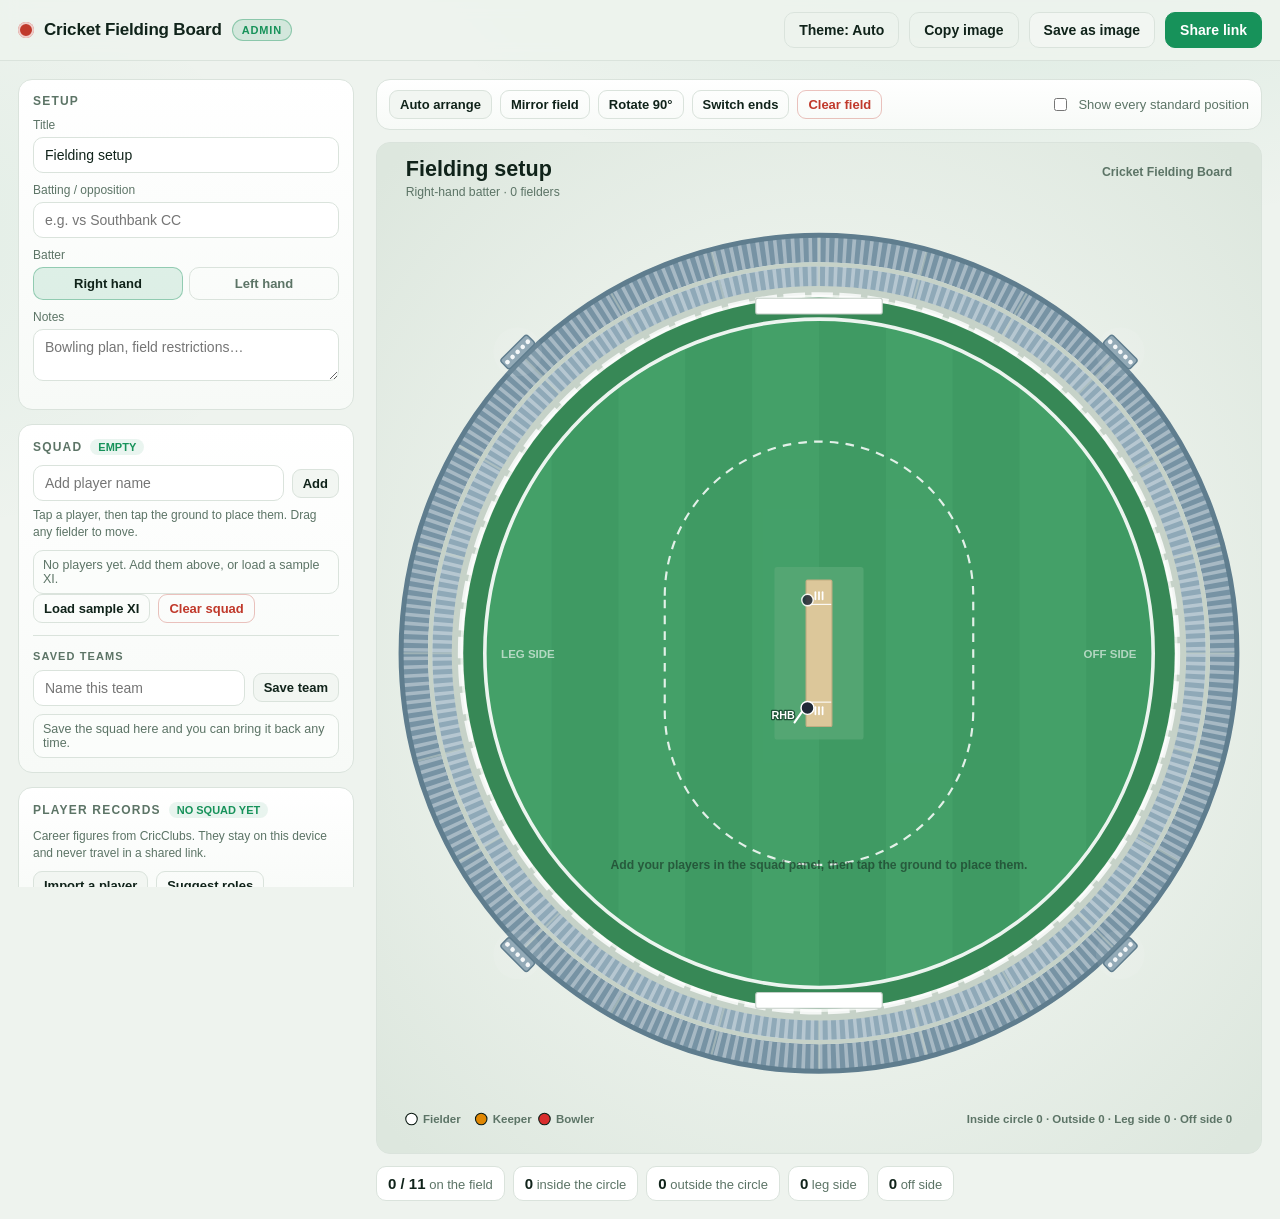
<file: index.html>
<!doctype html>
<html lang="en">
<head>
<meta charset="utf-8">
<meta name="viewport" content="width=device-width, initial-scale=1, viewport-fit=cover">
<title>Cricket Fielding Board</title>
<meta name="description" content="Set up cricket fielding positions, share the setup as a link with view or edit access, and save it as an image.">
<meta name="theme-color" content="#0b1a13">
<link rel="icon" href="data:image/svg+xml,%3Csvg xmlns='http://www.w3.org/2000/svg' viewBox='0 0 100 100'%3E%3Ccircle cx='50' cy='50' r='46' fill='%232f7d4f'/%3E%3Ccircle cx='50' cy='50' r='46' fill='none' stroke='white' stroke-width='6'/%3E%3Crect x='42' y='22' width='16' height='56' rx='3' fill='%23cdb98a'/%3E%3C/svg%3E">
<script>
  /* Settle the theme before the first paint so the page never flashes. */
  (function () {
    try {
      var choice = localStorage.getItem('cf.theme') || 'auto';
      var dark = !window.matchMedia || !window.matchMedia('(prefers-color-scheme: light)').matches;
      document.documentElement.dataset.theme = choice === 'auto' ? (dark ? 'dark' : 'light') : choice;
    } catch (err) {
      document.documentElement.dataset.theme = 'dark';
    }
  })();
</script>
<link rel="stylesheet" href="assets/styles.css">
</head>
<body>
<header class="topbar">
  <div class="brand">
    <span class="ball" aria-hidden="true"></span>
    <span>Cricket Fielding Board</span>
  </div>
  <span id="modeBadge" class="badge">Admin</span>
  <div class="spacer"></div>
  <button id="btnTheme" class="btn ghost" type="button" aria-label="Change theme"></button>
  <button id="btnCopyImage" class="btn ghost" type="button">Copy image</button>
  <button id="btnExport" class="btn" type="button">Save as image</button>
  <button id="btnShare" class="btn primary" type="button">Share link</button>
</header>

<main class="layout">
  <aside class="sidebar">
    <section class="card">
      <h2>Setup</h2>
      <label class="field">
        <span>Title</span>
        <input id="inpTitle" type="text" maxlength="60" placeholder="e.g. Death overs plan">
      </label>
      <label class="field">
        <span>Batting / opposition</span>
        <input id="inpOpp" type="text" maxlength="40" placeholder="e.g. vs Southbank CC">
      </label>
      <div class="field">
        <span>Batter</span>
        <div class="segmented" role="group" aria-label="Batting hand">
          <button type="button" class="seg" data-hand="r">Right hand</button>
          <button type="button" class="seg" data-hand="l">Left hand</button>
        </div>
      </div>
      <label class="field">
        <span>Notes</span>
        <textarea id="inpNotes" rows="2" maxlength="200" placeholder="Bowling plan, field restrictions…"></textarea>
      </label>
    </section>

    <section class="card" id="squadCard">
      <h2>Squad <span id="squadCount" class="count"></span></h2>
      <div class="admin-only" id="squadAdd">
        <div class="row">
          <input id="inpNewPlayer" type="text" maxlength="24" placeholder="Add player name">
          <button id="btnAddPlayer" class="btn small" type="button">Add</button>
        </div>
      </div>
      <p class="hint" id="squadHint">Tap a player, then tap the ground to place them.</p>
      <ul id="squadList" class="squad"></ul>
      <div class="admin-only row wrap">
        <button id="btnSampleSquad" class="btn small ghost" type="button">Load sample XI</button>
        <button id="btnClearSquad" class="btn small ghost danger" type="button">Clear squad</button>
      </div>

      <div class="admin-only teams">
        <h3 class="subhead">Saved teams</h3>
        <div class="row">
          <input id="inpTeamName" type="text" maxlength="40" placeholder="Name this team">
          <button id="btnSaveTeam" class="btn small" type="button">Save team</button>
        </div>
        <ul id="teamList" class="saved"></ul>
      </div>
    </section>

    <section class="card admin-only" id="recordsCard">
      <h2>Player records <span id="recordsCount" class="count"></span></h2>
      <p class="hint">Career figures from CricClubs. They stay on this device and never travel in
        a shared link.</p>
      <div class="row wrap">
        <button id="btnImportStats" class="btn small" type="button">Import a player</button>
        <button id="btnSuggest" class="btn small ghost" type="button">Suggest roles</button>
      </div>
      <div id="suggestions" class="suggestions" hidden></div>
    </section>

    <section class="card">
      <h2>Ready-made fields</h2>
      <ul id="templateList" class="templates"></ul>
    </section>

    <section class="card">
      <h2>Saved on this device</h2>
      <div class="row">
        <input id="inpSaveName" type="text" maxlength="40" placeholder="Name this setup">
        <button id="btnSaveLocal" class="btn small" type="button">Save</button>
      </div>
      <ul id="savedList" class="saved"></ul>
    </section>
  </aside>

  <section class="board">
    <div class="boardbar">
      <div class="row wrap">
        <button id="btnAuto" class="btn small" type="button">Auto arrange</button>
        <button id="btnFlip" class="btn small ghost" type="button">Mirror field</button>
        <button id="btnRotate" class="btn small ghost" type="button"
          title="Turn the ground a quarter turn: the pitch runs across, then end for end">Rotate 90°</button>
        <button id="btnSwitchEnds" class="btn small ghost" type="button"
          title="The batter takes strike at the other end: nobody moves, but the off and leg sides swap, so square leg becomes point">Switch ends</button>
        <button id="btnClearField" class="btn small ghost danger" type="button">Clear field</button>
      </div>
      <div class="boardbar-right">
        <span id="dragReadout" class="readout" hidden></span>
        <label class="check">
          <input id="chkGuides" type="checkbox">
          <span>Show every standard position</span>
        </label>
      </div>
    </div>

    <div id="resumeBar" class="resumebar" hidden>
      <span id="resumeText"></span>
      <div class="row">
        <button id="btnResume" class="btn small" type="button">Open it</button>
        <button id="btnDismissResume" class="btn small ghost" type="button">Start fresh</button>
      </div>
    </div>

    <div id="fieldWrap" class="fieldwrap"></div>

    <div id="selBar" class="selbar" hidden>
      <span id="selName" class="selname"></span>
      <div class="row wrap">
        <button class="btn small" type="button" data-role="k">Wicketkeeper</button>
        <button class="btn small" type="button" data-role="b">Bowler</button>
        <button class="btn small" type="button" data-role="f">Fielder</button>
        <button id="btnRemoveFielder" class="btn small ghost danger" type="button">Take off field</button>
      </div>
    </div>

    <div id="statsBar" class="stats"></div>
    <p id="viewHint" class="hint viewhint" hidden></p>
  </section>
</main>

<dialog id="shareDlg" class="dialog">
  <form method="dialog">
    <h2>Share this fielding setup</h2>
    <p class="hint">Every link carries the whole setup inside it, so there is nothing to sign up for. Send the link that matches what the person should be able to do.</p>

    <div class="sharerow">
      <div>
        <strong>View only</strong>
        <span class="hint">They can look at the field and save it as an image.</span>
      </div>
      <div class="row">
        <input id="linkView" type="text" readonly>
        <button class="btn small" type="button" data-copy="linkView">Copy</button>
      </div>
    </div>

    <div class="sharerow">
      <div>
        <strong>Can edit</strong>
        <span class="hint">They can move fielders and change the plan, but cannot change the squad.</span>
      </div>
      <div class="row">
        <input id="linkEdit" type="text" readonly>
        <button class="btn small" type="button" data-copy="linkEdit">Copy</button>
      </div>
    </div>

    <div class="sharerow admin-only">
      <div>
        <strong>Admin</strong>
        <span class="hint">Full control, including the squad list. Keep this one for yourself.</span>
      </div>
      <div class="row">
        <input id="linkAdmin" type="text" readonly>
        <button class="btn small" type="button" data-copy="linkAdmin">Copy</button>
      </div>
    </div>

    <p class="note">Links are open by design: anyone holding a link can pass it on, and a determined
      recipient could edit the link itself. Use it for teammates, not for secrets.</p>

    <div class="row end">
      <button class="btn" value="close">Done</button>
    </div>
  </form>
</dialog>

<dialog id="statsDlg" class="dialog">
  <h2>Import a player record</h2>
  <p class="hint">Click the bookmarklet on a CricClubs profile and paste here. Copying the profile
    page itself — select all, copy — works too; the box reads either.
    <a href="tools/bookmarklet.html" target="_blank" rel="noopener">Get the bookmarklet</a>.</p>

  <p id="importFor" class="importfor" hidden></p>
  <textarea id="statsPaste" rows="5" placeholder="Paste the record here"></textarea>
  <div class="row">
    <button id="btnReadStats" class="btn" type="button">Read it</button>
    <span id="statsMsg" class="hint"></span>
  </div>

  <div id="statsPreview" class="preview" hidden>
    <h3 id="previewName"></h3>
    <p id="previewLine" class="hint"></p>
    <div id="previewFigures" class="figures"></div>

    <div class="sharerow">
      <div>
        <strong>One of ours</strong>
        <span class="hint" id="attachHint">Attach the record to a squad player.</span>
      </div>
      <div class="row" id="attachRow">
        <select id="statsAttach" class="select"></select>
        <button id="btnSaveStats" class="btn small" type="button">Save</button>
      </div>
    </div>

    <div class="sharerow">
      <div>
        <strong>One of theirs</strong>
        <span class="hint">Read the batter and set a field to bowl at them.</span>
      </div>
      <div class="row">
        <button id="btnScout" class="btn small" type="button">Scout this batter</button>
      </div>
    </div>

    <div id="scoutRead" class="scout" hidden></div>
  </div>

  <div class="row end">
    <button id="btnCloseStats" class="btn" type="button">Done</button>
  </div>
</dialog>

<dialog id="cardDlg" class="dialog">
  <div id="cardBody"></div>
  <div class="row end">
    <button id="btnCloseCard" class="btn" type="button">Close</button>
  </div>
</dialog>

<dialog id="confirmDlg" class="dialog narrow">
  <h2 id="confirmTitle"></h2>
  <p id="confirmBody" class="hint"></p>
  <div class="row end">
    <button id="btnConfirmNo" class="btn ghost" type="button">Cancel</button>
    <button id="btnConfirmOk" class="btn primary" type="button">Do it</button>
  </div>
</dialog>

<div id="toast" class="toast" hidden></div>

<script src="js/positions.js"></script>
<script src="js/state.js"></script>
<script src="js/stats.js"></script>
<script src="js/field.js"></script>
<script src="js/export.js"></script>
<script src="js/app.js"></script>
</body>
</html>
</file>
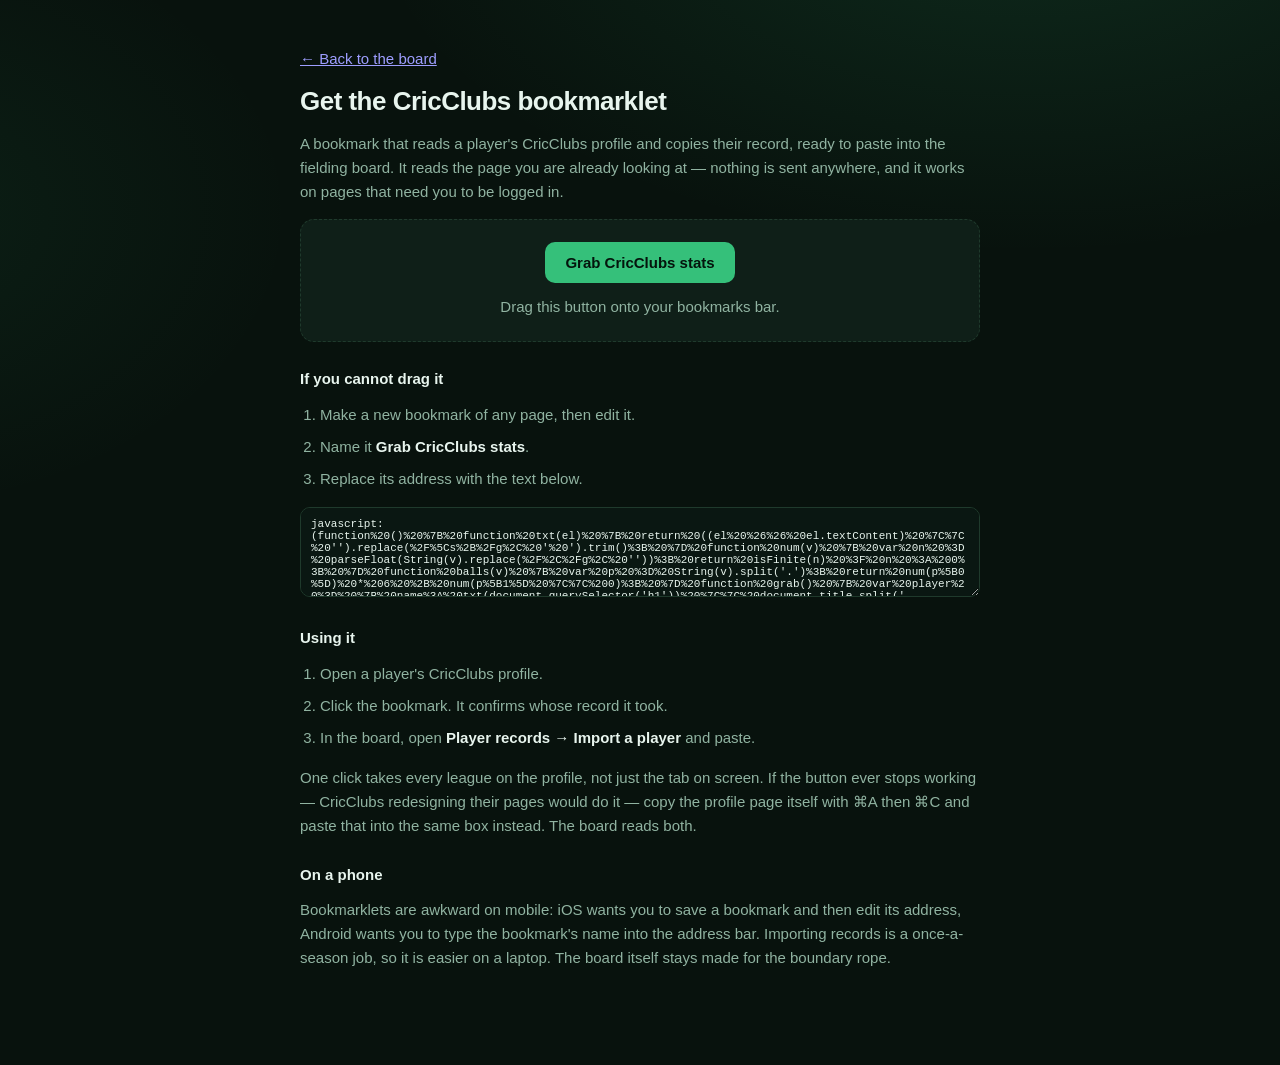
<file: tools/bookmarklet.html>
<!doctype html>
<html lang="en">
<head>
<meta charset="utf-8">
<meta name="viewport" content="width=device-width, initial-scale=1">
<title>Get the CricClubs bookmarklet · Cricket Fielding Board</title>
<link rel="stylesheet" href="../assets/styles.css">
<style>
  .doc { max-width: 720px; margin: 0 auto; padding: 32px 20px 80px; }
  .doc h1 { font-size: 26px; margin: 0 0 8px; letter-spacing: -0.02em; }
  .doc h2 { font-size: 15px; margin: 28px 0 8px; }
  .doc p, .doc li { color: var(--muted); font-size: 15px; line-height: 1.6; }
  .doc strong { color: var(--text); }
  .doc ol { padding-left: 20px; display: grid; gap: 8px; }
  .grabber {
    display: inline-block;
    background: var(--accent);
    color: var(--accent-ink);
    font-weight: 700;
    font-size: 15px;
    text-decoration: none;
    padding: 12px 20px;
    border-radius: 10px;
    cursor: grab;
  }
  .dragbox {
    border: 1px dashed var(--line);
    border-radius: var(--radius);
    padding: 22px;
    text-align: center;
    margin: 14px 0;
    background: var(--panel);
  }
  .doc code { font-family: ui-monospace, SFMono-Regular, Menlo, monospace; font-size: 12.5px; }
  textarea.src {
    width: 100%; height: 90px; font-family: ui-monospace, SFMono-Regular, Menlo, monospace;
    font-size: 11px; background: var(--input-bg); color: var(--text);
    border: 1px solid var(--line); border-radius: 10px; padding: 10px;
  }
  .back { font-size: 13px; }
</style>
</head>
<body>
<div class="doc">
  <p class="back"><a href="../index.html">&larr; Back to the board</a></p>
  <h1>Get the CricClubs bookmarklet</h1>
  <p>A bookmark that reads a player's CricClubs profile and copies their record, ready to paste
    into the fielding board. It reads the page you are already looking at — nothing is sent
    anywhere, and it works on pages that need you to be logged in.</p>

  <div class="dragbox">
    <a class="grabber" href="javascript:(function%20()%20%7B%20function%20txt(el)%20%7B%20return%20((el%20%26%26%20el.textContent)%20%7C%7C%20'').replace(%2F%5Cs%2B%2Fg%2C%20'%20').trim()%3B%20%7D%20function%20num(v)%20%7B%20var%20n%20%3D%20parseFloat(String(v).replace(%2F%2C%2Fg%2C%20''))%3B%20return%20isFinite(n)%20%3F%20n%20%3A%200%3B%20%7D%20function%20balls(v)%20%7B%20var%20p%20%3D%20String(v).split('.')%3B%20return%20num(p%5B0%5D)%20*%206%20%2B%20num(p%5B1%5D%20%7C%7C%200)%3B%20%7D%20function%20grab()%20%7B%20var%20player%20%3D%20%7B%20name%3A%20txt(document.querySelector('h1'))%20%7C%7C%20document.title.split('-')%5B0%5D.trim()%2C%20url%3A%20location.href%2C%20grabbed%3A%20new%20Date().toISOString().slice(0%2C%2010)%2C%20%7D%3B%20var%20keys%20%3D%20%2F%5E(CC%20Player%20ID%7CCurrent%20Team%7CTeams%7CPlaying%20Role%7CBatting%20Style%7CBowling%20Style)%5Cs*%3A%5Cs*(.%2B)%24%2F%3B%20Array.prototype.forEach.call(document.querySelectorAll('div%2Cp%2Cli%2Cspan')%2C%20function%20(el)%20%7B%20if%20(el.children.length%20%3E%201)%20return%3B%20var%20m%20%3D%20txt(el).match(keys)%3B%20if%20(m%20%26%26%20!player%5Bm%5B1%5D%5D)%20player%5Bm%5B1%5D%5D%20%3D%20m%5B2%5D%3B%20%7D)%3B%20var%20leagues%20%3D%20Array.prototype.map.call(%20document.querySelectorAll('li.resp-tab-item.hor_1')%2C%20txt)%3B%20var%20tables%20%3D%20%5B%5D%3B%20Array.prototype.forEach.call(document.querySelectorAll('table')%2C%20function%20(tb)%20%7B%20var%20rows%20%3D%20Array.prototype.map.call(tb.rows%2C%20function%20(r)%20%7B%20return%20Array.prototype.map.call(r.cells%2C%20txt)%3B%20%7D)%3B%20if%20(rows.length%20%3C%202%20%7C%7C%20rows%5B0%5D.length%20%3C%208)%20return%3B%20var%20head%20%3D%20rows%5B0%5D%3B%20var%20kind%20%3D%20head.indexOf('HS')%20%3E%20-1%20%3F%20'bat'%20%3A%20head.indexOf('Catches')%20%3E%20-1%20%3F%20'bowl'%20%3A%20null%3B%20if%20(!kind)%20return%3B%20function%20at(n)%20%7B%20return%20head.indexOf(n)%3B%20%7D%20var%20data%20%3D%20rows.slice(1).filter(function%20(r)%20%7B%20return%20r.length%20%3D%3D%3D%20head.length%20%26%26%20r%5B0%5D%20%26%26%20!%2FView%20statistics%7CLoading%2Fi.test(r%5B0%5D)%3B%20%7D)%3B%20tables.push(%7B%20kind%3A%20kind%2C%20rows%3A%20data.map(function%20(r)%20%7B%20return%20kind%20%3D%3D%3D%20'bat'%20%3F%20%7B%20format%3A%20r%5B0%5D%2C%20mat%3A%20num(r%5Bat('Mat')%5D)%2C%20inns%3A%20num(r%5Bat('Inns')%5D)%2C%20no%3A%20num(r%5Bat('NO')%5D)%2C%20runs%3A%20num(r%5Bat('Runs')%5D)%2C%20balls%3A%20num(r%5Bat('Balls')%5D)%2C%20hs%3A%20num(r%5Bat('HS')%5D)%2C%20hundreds%3A%20num(r%5Bat(%22100's%22)%5D)%2C%20fifties%3A%20num(r%5Bat(%2250's%22)%5D)%2C%20ducks%3A%20num(r%5Bat(%220's%22)%5D)%2C%20fours%3A%20num(r%5Bat(%224's%22)%5D)%2C%20sixes%3A%20num(r%5Bat(%226's%22)%5D)%2C%20%7D%20%3A%20%7B%20format%3A%20r%5B0%5D%2C%20mat%3A%20num(r%5Bat('Mat')%5D)%2C%20inns%3A%20num(r%5Bat('Inns')%5D)%2C%20ballsBowled%3A%20balls(r%5Bat('Overs')%5D)%2C%20conceded%3A%20num(r%5Bat('Runs')%5D)%2C%20wkts%3A%20num(r%5Bat('Wkts')%5D)%2C%20best%3A%20r%5Bat('BBF')%5D%2C%20maidens%3A%20num(r%5Bat('Mdns')%5D)%2C%20wides%3A%20num(r%5Bat('Wides')%5D)%2C%20catches%3A%20num(r%5Bat('Catches')%5D)%2C%20%7D%3B%20%7D)%2C%20%7D)%3B%20%7D)%3B%20player.leagues%20%3D%20%5B%5D%3B%20for%20(var%20i%20%3D%200%3B%20i%20%2B%201%20%3C%20tables.length%3B%20i%20%2B%3D%202)%20%7B%20player.leagues.push(%7B%20league%3A%20leagues%5Bi%20%2F%202%5D%20%7C%7C%20'League%20'%20%2B%20(i%20%2F%202%20%2B%201)%2C%20batting%3A%20tables%5Bi%5D.rows%2C%20bowling%3A%20tables%5Bi%20%2B%201%5D.rows%2C%20%7D)%3B%20%7D%20player.dismissals%20%3D%20%7B%7D%3B%20Array.prototype.forEach.call(document.querySelectorAll('table')%2C%20function%20(tb)%20%7B%20if%20(Object.keys(player.dismissals).length)%20return%3B%20var%20rows%20%3D%20Array.prototype.map.call(tb.rows%2C%20function%20(r)%20%7B%20return%20Array.prototype.map.call(r.cells%2C%20txt)%3B%20%7D)%3B%20if%20(!rows.length%20%7C%7C%20rows%5B0%5D%5B0%5D%20!%3D%3D%20'Out%20type')%20return%3B%20rows.slice(1).forEach(function%20(r)%20%7B%20player.dismissals%5Br%5B0%5D%5D%20%3D%20num(r%5B1%5D)%3B%20%7D)%3B%20%7D)%3B%20return%20player%3B%20%7D%20var%20player%20%3D%20grab()%3B%20var%20count%20%3D%20(player.leagues%20%7C%7C%20%5B%5D).length%3B%20if%20(!count)%20%7B%20alert('No%20stats%20tables%20found%20here.%5Cn%5CnOpen%20a%20player%20profile%20page%20and%20try%20again.')%3B%20return%3B%20%7D%20var%20json%20%3D%20JSON.stringify(player)%3B%20var%20message%20%3D%20'Copied%20'%20%2B%20player.name%20%2B%20'%20%E2%80%94%20'%20%2B%20count%20%2B%20(count%20%3D%3D%3D%201%20%3F%20'%20league'%20%3A%20'%20leagues')%20%2B%20'.%5Cn%5CnNow%20paste%20it%20into%20the%20fielding%20board.'%3B%20function%20byHand()%20%7B%20var%20box%20%3D%20document.createElement('textarea')%3B%20box.value%20%3D%20json%3B%20box.style.position%20%3D%20'fixed'%3B%20box.style.opacity%20%3D%20'0'%3B%20document.body.appendChild(box)%3B%20box.select()%3B%20try%20%7B%20document.execCommand('copy')%3B%20%7D%20catch%20(err)%20%7B%20%7D%20box.remove()%3B%20alert(message)%3B%20%7D%20if%20(navigator.clipboard%20%26%26%20navigator.clipboard.writeText)%20%7B%20navigator.clipboard.writeText(json).then(function%20()%20%7B%20alert(message)%3B%20%7D%2C%20byHand)%3B%20%7D%20else%20%7B%20byHand()%3B%20%7D%20%7D)()%3B">Grab CricClubs stats</a>
    <p style="margin:12px 0 0">Drag this button onto your bookmarks bar.</p>
  </div>

  <h2>If you cannot drag it</h2>
  <ol>
    <li>Make a new bookmark of any page, then edit it.</li>
    <li>Name it <strong>Grab CricClubs stats</strong>.</li>
    <li>Replace its address with the text below.</li>
  </ol>
  <textarea class="src" readonly onclick="this.select()">javascript:(function%20()%20%7B%20function%20txt(el)%20%7B%20return%20((el%20%26%26%20el.textContent)%20%7C%7C%20'').replace(%2F%5Cs%2B%2Fg%2C%20'%20').trim()%3B%20%7D%20function%20num(v)%20%7B%20var%20n%20%3D%20parseFloat(String(v).replace(%2F%2C%2Fg%2C%20''))%3B%20return%20isFinite(n)%20%3F%20n%20%3A%200%3B%20%7D%20function%20balls(v)%20%7B%20var%20p%20%3D%20String(v).split('.')%3B%20return%20num(p%5B0%5D)%20*%206%20%2B%20num(p%5B1%5D%20%7C%7C%200)%3B%20%7D%20function%20grab()%20%7B%20var%20player%20%3D%20%7B%20name%3A%20txt(document.querySelector('h1'))%20%7C%7C%20document.title.split('-')%5B0%5D.trim()%2C%20url%3A%20location.href%2C%20grabbed%3A%20new%20Date().toISOString().slice(0%2C%2010)%2C%20%7D%3B%20var%20keys%20%3D%20%2F%5E(CC%20Player%20ID%7CCurrent%20Team%7CTeams%7CPlaying%20Role%7CBatting%20Style%7CBowling%20Style)%5Cs*%3A%5Cs*(.%2B)%24%2F%3B%20Array.prototype.forEach.call(document.querySelectorAll('div%2Cp%2Cli%2Cspan')%2C%20function%20(el)%20%7B%20if%20(el.children.length%20%3E%201)%20return%3B%20var%20m%20%3D%20txt(el).match(keys)%3B%20if%20(m%20%26%26%20!player%5Bm%5B1%5D%5D)%20player%5Bm%5B1%5D%5D%20%3D%20m%5B2%5D%3B%20%7D)%3B%20var%20leagues%20%3D%20Array.prototype.map.call(%20document.querySelectorAll('li.resp-tab-item.hor_1')%2C%20txt)%3B%20var%20tables%20%3D%20%5B%5D%3B%20Array.prototype.forEach.call(document.querySelectorAll('table')%2C%20function%20(tb)%20%7B%20var%20rows%20%3D%20Array.prototype.map.call(tb.rows%2C%20function%20(r)%20%7B%20return%20Array.prototype.map.call(r.cells%2C%20txt)%3B%20%7D)%3B%20if%20(rows.length%20%3C%202%20%7C%7C%20rows%5B0%5D.length%20%3C%208)%20return%3B%20var%20head%20%3D%20rows%5B0%5D%3B%20var%20kind%20%3D%20head.indexOf('HS')%20%3E%20-1%20%3F%20'bat'%20%3A%20head.indexOf('Catches')%20%3E%20-1%20%3F%20'bowl'%20%3A%20null%3B%20if%20(!kind)%20return%3B%20function%20at(n)%20%7B%20return%20head.indexOf(n)%3B%20%7D%20var%20data%20%3D%20rows.slice(1).filter(function%20(r)%20%7B%20return%20r.length%20%3D%3D%3D%20head.length%20%26%26%20r%5B0%5D%20%26%26%20!%2FView%20statistics%7CLoading%2Fi.test(r%5B0%5D)%3B%20%7D)%3B%20tables.push(%7B%20kind%3A%20kind%2C%20rows%3A%20data.map(function%20(r)%20%7B%20return%20kind%20%3D%3D%3D%20'bat'%20%3F%20%7B%20format%3A%20r%5B0%5D%2C%20mat%3A%20num(r%5Bat('Mat')%5D)%2C%20inns%3A%20num(r%5Bat('Inns')%5D)%2C%20no%3A%20num(r%5Bat('NO')%5D)%2C%20runs%3A%20num(r%5Bat('Runs')%5D)%2C%20balls%3A%20num(r%5Bat('Balls')%5D)%2C%20hs%3A%20num(r%5Bat('HS')%5D)%2C%20hundreds%3A%20num(r%5Bat(%22100's%22)%5D)%2C%20fifties%3A%20num(r%5Bat(%2250's%22)%5D)%2C%20ducks%3A%20num(r%5Bat(%220's%22)%5D)%2C%20fours%3A%20num(r%5Bat(%224's%22)%5D)%2C%20sixes%3A%20num(r%5Bat(%226's%22)%5D)%2C%20%7D%20%3A%20%7B%20format%3A%20r%5B0%5D%2C%20mat%3A%20num(r%5Bat('Mat')%5D)%2C%20inns%3A%20num(r%5Bat('Inns')%5D)%2C%20ballsBowled%3A%20balls(r%5Bat('Overs')%5D)%2C%20conceded%3A%20num(r%5Bat('Runs')%5D)%2C%20wkts%3A%20num(r%5Bat('Wkts')%5D)%2C%20best%3A%20r%5Bat('BBF')%5D%2C%20maidens%3A%20num(r%5Bat('Mdns')%5D)%2C%20wides%3A%20num(r%5Bat('Wides')%5D)%2C%20catches%3A%20num(r%5Bat('Catches')%5D)%2C%20%7D%3B%20%7D)%2C%20%7D)%3B%20%7D)%3B%20player.leagues%20%3D%20%5B%5D%3B%20for%20(var%20i%20%3D%200%3B%20i%20%2B%201%20%3C%20tables.length%3B%20i%20%2B%3D%202)%20%7B%20player.leagues.push(%7B%20league%3A%20leagues%5Bi%20%2F%202%5D%20%7C%7C%20'League%20'%20%2B%20(i%20%2F%202%20%2B%201)%2C%20batting%3A%20tables%5Bi%5D.rows%2C%20bowling%3A%20tables%5Bi%20%2B%201%5D.rows%2C%20%7D)%3B%20%7D%20player.dismissals%20%3D%20%7B%7D%3B%20Array.prototype.forEach.call(document.querySelectorAll('table')%2C%20function%20(tb)%20%7B%20if%20(Object.keys(player.dismissals).length)%20return%3B%20var%20rows%20%3D%20Array.prototype.map.call(tb.rows%2C%20function%20(r)%20%7B%20return%20Array.prototype.map.call(r.cells%2C%20txt)%3B%20%7D)%3B%20if%20(!rows.length%20%7C%7C%20rows%5B0%5D%5B0%5D%20!%3D%3D%20'Out%20type')%20return%3B%20rows.slice(1).forEach(function%20(r)%20%7B%20player.dismissals%5Br%5B0%5D%5D%20%3D%20num(r%5B1%5D)%3B%20%7D)%3B%20%7D)%3B%20return%20player%3B%20%7D%20var%20player%20%3D%20grab()%3B%20var%20count%20%3D%20(player.leagues%20%7C%7C%20%5B%5D).length%3B%20if%20(!count)%20%7B%20alert('No%20stats%20tables%20found%20here.%5Cn%5CnOpen%20a%20player%20profile%20page%20and%20try%20again.')%3B%20return%3B%20%7D%20var%20json%20%3D%20JSON.stringify(player)%3B%20var%20message%20%3D%20'Copied%20'%20%2B%20player.name%20%2B%20'%20%E2%80%94%20'%20%2B%20count%20%2B%20(count%20%3D%3D%3D%201%20%3F%20'%20league'%20%3A%20'%20leagues')%20%2B%20'.%5Cn%5CnNow%20paste%20it%20into%20the%20fielding%20board.'%3B%20function%20byHand()%20%7B%20var%20box%20%3D%20document.createElement('textarea')%3B%20box.value%20%3D%20json%3B%20box.style.position%20%3D%20'fixed'%3B%20box.style.opacity%20%3D%20'0'%3B%20document.body.appendChild(box)%3B%20box.select()%3B%20try%20%7B%20document.execCommand('copy')%3B%20%7D%20catch%20(err)%20%7B%20%7D%20box.remove()%3B%20alert(message)%3B%20%7D%20if%20(navigator.clipboard%20%26%26%20navigator.clipboard.writeText)%20%7B%20navigator.clipboard.writeText(json).then(function%20()%20%7B%20alert(message)%3B%20%7D%2C%20byHand)%3B%20%7D%20else%20%7B%20byHand()%3B%20%7D%20%7D)()%3B</textarea>

  <h2>Using it</h2>
  <ol>
    <li>Open a player's CricClubs profile.</li>
    <li>Click the bookmark. It confirms whose record it took.</li>
    <li>In the board, open <strong>Player records &rarr; Import a player</strong> and paste.</li>
  </ol>
  <p>One click takes every league on the profile, not just the tab on screen. If the button ever
    stops working — CricClubs redesigning their pages would do it — copy the profile page itself
    with &#8984;A then &#8984;C and paste that into the same box instead. The board reads both.</p>

  <h2>On a phone</h2>
  <p>Bookmarklets are awkward on mobile: iOS wants you to save a bookmark and then edit its
    address, Android wants you to type the bookmark's name into the address bar. Importing records
    is a once-a-season job, so it is easier on a laptop. The board itself stays made for the
    boundary rope.</p>
</div>
</body>
</html>
</file>
<file: assets/styles.css>
/* Cricket Fielding Board — pitch-side interface, dark and light. */

:root {
  color-scheme: dark;
  --bg: #08120d;
  --panel: #0f1f18;
  --panel-2: #14291f;
  --line: #1f3a2c;
  --text: #e8f5ee;
  --muted: #90b3a1;
  --accent: #35c07a;
  --accent-ink: #04140c;
  --danger: #f87171;
  --btn-bg: rgba(22, 48, 35, 0.58);
  --btn-bg-hover: #1d3d2c;
  --input-bg: #0a1712;
  --row-bg: #0c1c15;
  --hover: rgba(255, 255, 255, 0.06);
  --chip-bg: rgba(255, 255, 255, 0.9);
  --chip-ink: #0b1a13;
  --field-frame: #0b1a13;
  --info-bg: rgba(56, 189, 248, 0.08);
  --info-line: rgba(56, 189, 248, 0.3);
  --warn-bg: rgba(248, 113, 113, 0.1);
  --warn-line: rgba(248, 113, 113, 0.45);
  --warn-soft: rgba(248, 113, 113, 0.35);
  --warn-text: #fecaca;
  --glow: rgba(53, 192, 122, 0.14);
  --glow-soft: rgba(53, 192, 122, 0.08);
  --shadow: rgba(0, 0, 0, 0.45);
  --backdrop: rgba(4, 10, 7, 0.7);
  --accent-soft: rgba(53, 192, 122, 0.16);
  --accent-faint: rgba(53, 192, 122, 0.12);
  --accent-line: rgba(53, 192, 122, 0.4);
  --accent-hover: #45d68b;
  --badge-view: #cbd5e1;
  --badge-edit: #7dd3fc;
  --radius: 14px;
  --font: ui-sans-serif, -apple-system, BlinkMacSystemFont, "Segoe UI", Roboto,
    Helvetica, Arial, sans-serif;
}

/* Daylight. The ground carries its own two palettes, in js/field.js. */
:root[data-theme="light"] {
  color-scheme: light;
  --bg: #eef3ee;
  --panel: #ffffff;
  --panel-2: #f7faf7;
  --line: #dae3dc;
  --text: #10231a;
  --muted: #5c7466;
  --accent: #17925a;
  --accent-ink: #ffffff;
  --danger: #c0392b;
  --btn-bg: #f2f6f2;
  --btn-bg-hover: #e6ede7;
  --input-bg: #ffffff;
  --row-bg: #fbfdfb;
  --hover: rgba(16, 35, 26, 0.06);
  --chip-bg: #10231a;
  --chip-ink: #ffffff;
  --field-frame: #dde7de;
  --info-bg: rgba(2, 132, 199, 0.08);
  --info-line: rgba(2, 132, 199, 0.32);
  --warn-bg: rgba(192, 57, 43, 0.08);
  --warn-line: rgba(192, 57, 43, 0.35);
  --warn-soft: rgba(192, 57, 43, 0.3);
  --warn-text: #8f2418;
  --glow: rgba(23, 146, 90, 0.1);
  --glow-soft: rgba(23, 146, 90, 0.06);
  --shadow: rgba(16, 35, 26, 0.18);
  --backdrop: rgba(16, 35, 26, 0.45);
  --accent-soft: rgba(23, 146, 90, 0.12);
  --accent-faint: rgba(23, 146, 90, 0.09);
  --accent-line: rgba(23, 146, 90, 0.38);
  --accent-hover: #12784a;
  --badge-view: #475569;
  --badge-edit: #0369a1;
}

* { box-sizing: border-box; }

html, body {
  margin: 0;
  padding: 0;
  background: var(--bg);
  color: var(--text);
  font-family: var(--font);
  -webkit-text-size-adjust: 100%;
}

body {
  min-height: 100vh;
  background-image:
    radial-gradient(1100px 600px at 80% -10%, var(--glow), transparent 60%),
    radial-gradient(700px 500px at -10% 20%, var(--glow-soft), transparent 60%);
}

/* ------------------------------------------------------------------ topbar */

.topbar {
  display: flex;
  align-items: center;
  gap: 10px;
  padding: 12px 18px;
  border-bottom: 1px solid var(--line);
  background: color-mix(in srgb, var(--bg) 90%, transparent);
  backdrop-filter: blur(8px);
  position: sticky;
  top: 0;
  z-index: 20;
  flex-wrap: wrap;
}

.brand {
  display: flex;
  align-items: center;
  gap: 10px;
  font-weight: 800;
  letter-spacing: -0.01em;
  font-size: 17px;
}

.ball {
  width: 16px;
  height: 16px;
  border-radius: 50%;
  background: #c0392b;
  box-shadow: inset 0 0 0 2px rgba(255, 255, 255, 0.75);
  display: inline-block;
}

.spacer { flex: 1; }

.badge {
  font-size: 11px;
  font-weight: 800;
  letter-spacing: 0.08em;
  text-transform: uppercase;
  padding: 4px 9px;
  border-radius: 999px;
  background: var(--accent-soft);
  color: var(--accent);
  border: 1px solid var(--accent-line);
}

.badge.view { background: rgba(148, 163, 184, 0.16); color: var(--badge-view); border-color: rgba(148, 163, 184, 0.35); }
.badge.edit { background: var(--info-bg); color: var(--badge-edit); border-color: var(--info-line); }

/* ------------------------------------------------------------------ layout */

.layout {
  display: grid;
  grid-template-columns: 340px minmax(0, 1fr);
  gap: 18px;
  padding: 18px;
  align-items: start;
  max-width: 1500px;
  margin: 0 auto;
}

.sidebar {
  display: flex;
  flex-direction: column;
  gap: 14px;
  position: sticky;
  top: 74px;
  max-height: calc(100vh - 92px);
  overflow-y: auto;
  padding-right: 4px;
}

.card {
  background: linear-gradient(180deg, var(--panel), var(--panel-2));
  border: 1px solid var(--line);
  border-radius: var(--radius);
  padding: 14px;
}

.card h2 {
  margin: 0 0 10px;
  font-size: 12px;
  letter-spacing: 0.1em;
  text-transform: uppercase;
  color: var(--muted);
  display: flex;
  align-items: center;
  gap: 8px;
}

.count {
  font-size: 11px;
  color: var(--accent);
  background: var(--accent-faint);
  border-radius: 999px;
  padding: 2px 8px;
  letter-spacing: 0;
}

/* ------------------------------------------------------------------ inputs */

.field {
  display: block;
  margin-bottom: 10px;
}

.field > span {
  display: block;
  font-size: 12px;
  color: var(--muted);
  margin-bottom: 5px;
}

input[type="text"], textarea {
  width: 100%;
  background: var(--input-bg);
  border: 1px solid var(--line);
  color: var(--text);
  border-radius: 10px;
  padding: 9px 11px;
  font: inherit;
  font-size: 14px;
  resize: vertical;
}

input[type="text"]:focus, textarea:focus {
  outline: 2px solid var(--accent-line);
  outline-offset: 1px;
  border-color: transparent;
}

input:disabled, textarea:disabled {
  opacity: 0.6;
  cursor: not-allowed;
}

.row { display: flex; gap: 8px; align-items: center; }
.row.wrap { flex-wrap: wrap; }
.row.end { justify-content: flex-end; }
.row > input[type="text"] { flex: 1; min-width: 0; }

.btn {
  border: 1px solid var(--line);
  background: var(--btn-bg);
  color: var(--text);
  border-radius: 10px;
  padding: 9px 14px;
  font: inherit;
  font-size: 14px;
  font-weight: 650;
  cursor: pointer;
  transition: transform 0.06s ease, background 0.15s ease, border-color 0.15s ease;
}

.btn:hover { background: var(--btn-bg-hover); }
.btn:active { transform: translateY(1px); }
.btn:focus-visible { outline: 2px solid var(--accent); outline-offset: 2px; }

.btn.primary {
  background: var(--accent);
  border-color: var(--accent);
  color: var(--accent-ink);
}
.btn.primary:hover { background: var(--accent-hover); }

.btn.small { padding: 6px 10px; font-size: 13px; border-radius: 9px; }
.btn.ghost { background: transparent; }
.btn.ghost:hover { background: var(--hover); }
.btn.danger { color: var(--danger); border-color: var(--warn-soft); }

.segmented { display: flex; gap: 6px; }

.seg {
  flex: 1;
  border: 1px solid var(--line);
  background: transparent;
  color: var(--muted);
  border-radius: 10px;
  padding: 8px 6px;
  font: inherit;
  font-size: 13px;
  font-weight: 650;
  cursor: pointer;
}

.seg[aria-pressed="true"] {
  background: var(--accent-soft);
  border-color: var(--accent-line);
  color: var(--text);
}

.check {
  display: inline-flex;
  align-items: center;
  gap: 8px;
  font-size: 13px;
  color: var(--muted);
  cursor: pointer;
}

.hint {
  font-size: 12px;
  color: var(--muted);
  margin: 6px 0 8px;
  line-height: 1.45;
}

.viewhint { margin-top: 10px; }

/* ------------------------------------------------------------------- squad */

.squad, .templates, .saved {
  list-style: none;
  margin: 0;
  padding: 0;
  display: flex;
  flex-direction: column;
  gap: 6px;
}

.squad li, .templates li, .saved li {
  display: flex;
  align-items: center;
  gap: 8px;
  border: 1px solid var(--line);
  background: var(--row-bg);
  border-radius: 10px;
  padding: 7px 9px;
}

.squad li.selected {
  border-color: var(--accent);
  box-shadow: 0 0 0 1px var(--accent-line) inset;
}

.squad li.placed .pname { color: var(--muted); }

.pnum {
  width: 22px;
  height: 22px;
  border-radius: 50%;
  display: grid;
  place-items: center;
  font-size: 11px;
  font-weight: 800;
  background: var(--chip-bg);
  color: var(--chip-ink);
  flex: none;
}

.pnum.k { background: #f59e0b; }
.pnum.b { background: #ef4444; color: #fff; }

.pname {
  flex: 1;
  min-width: 0;
  font-size: 14px;
  font-weight: 600;
  overflow: hidden;
  text-overflow: ellipsis;
  white-space: nowrap;
  text-align: left;
  background: none;
  border: 0;
  color: inherit;
  font-family: inherit;
  cursor: pointer;
  padding: 0;
}

.ptag {
  font-size: 10px;
  font-weight: 800;
  letter-spacing: 0.06em;
  text-transform: uppercase;
  color: var(--muted);
  flex: 0 1 auto;
  max-width: 42%;
  overflow: hidden;
  text-overflow: ellipsis;
  white-space: nowrap;
}

.iconbtn {
  border: 0;
  background: transparent;
  color: var(--muted);
  cursor: pointer;
  font-size: 15px;
  line-height: 1;
  padding: 4px 5px;
  border-radius: 7px;
}

.iconbtn:hover { background: var(--hover); color: var(--text); }

.templates li { flex-direction: column; align-items: stretch; gap: 3px; cursor: pointer; }
.templates li:hover { border-color: var(--accent); }
.templates .tname { font-size: 14px; font-weight: 650; }
.templates .tnote { font-size: 11.5px; color: var(--muted); }

.saved .sname { flex: 1; font-size: 13.5px; font-weight: 600; }

.empty {
  font-size: 12.5px;
  color: var(--muted);
  padding: 8px 2px;
}

/* ------------------------------------------------------------------- board */

.board {
  display: flex;
  flex-direction: column;
  gap: 12px;
  min-width: 0;
}

.boardbar {
  display: flex;
  align-items: center;
  justify-content: space-between;
  gap: 12px;
  flex-wrap: wrap;
  background: linear-gradient(180deg, var(--panel), var(--panel-2));
  border: 1px solid var(--line);
  border-radius: var(--radius);
  padding: 10px 12px;
}

.fieldwrap {
  border: 1px solid var(--line);
  border-radius: var(--radius);
  overflow: hidden;
  background: var(--field-frame);
  line-height: 0;
}

.fieldwrap svg {
  display: block;
  width: 100%;
  height: auto;
  touch-action: none;
}

.fieldwrap svg.editable g.chip { cursor: grab; }
.fieldwrap svg.editable g.chip:active { cursor: grabbing; }
.fieldwrap svg.editable g.guide { cursor: copy; opacity: 0.75; }
.fieldwrap svg.editable g.guide:hover { opacity: 1; }

.selbar {
  display: flex;
  align-items: center;
  gap: 12px;
  flex-wrap: wrap;
  background: var(--info-bg);
  border: 1px solid var(--info-line);
  border-radius: var(--radius);
  padding: 10px 12px;
}

.selbar[hidden] { display: none; }

.resumebar {
  display: flex;
  align-items: center;
  justify-content: space-between;
  gap: 12px;
  flex-wrap: wrap;
  background: linear-gradient(180deg, var(--panel), var(--panel-2));
  border: 1px solid var(--line);
  border-radius: var(--radius);
  padding: 10px 12px;
  font-size: 13.5px;
  color: var(--muted);
}

.resumebar[hidden] { display: none; }

.selname { font-weight: 700; font-size: 14px; }

.stats {
  display: flex;
  gap: 8px;
  flex-wrap: wrap;
}

.stat {
  border: 1px solid var(--line);
  background: var(--panel);
  border-radius: 10px;
  padding: 8px 11px;
  font-size: 13px;
  color: var(--muted);
}

.stat b { color: var(--text); font-size: 15px; }

.stat.warn {
  border-color: var(--warn-line);
  background: var(--warn-bg);
  color: var(--warn-text);
}

/* ------------------------------------------------------------------ dialog */

.dialog {
  border: 1px solid var(--line);
  border-radius: 16px;
  background: var(--panel);
  color: var(--text);
  padding: 20px;
  max-width: 620px;
  width: calc(100% - 32px);
}

.dialog::backdrop { background: var(--backdrop); }
.dialog h2 { margin: 0 0 6px; font-size: 19px; }

.sharerow {
  border-top: 1px solid var(--line);
  padding: 12px 0;
  display: flex;
  flex-direction: column;
  gap: 8px;
}

.sharerow strong { font-size: 14px; }
.sharerow .hint { margin: 2px 0 0; display: block; }
.sharerow input { font-size: 12px; font-family: ui-monospace, SFMono-Regular, Menlo, monospace; }

.note {
  font-size: 12px;
  color: var(--muted);
  background: var(--hover);
  border-radius: 10px;
  padding: 10px;
  line-height: 1.5;
}

/* ----------------------------------------------------------------- records */

.figures {
  display: grid;
  grid-template-columns: repeat(auto-fit, minmax(104px, 1fr));
  gap: 8px;
  margin: 12px 0;
}

.figures .fig {
  border: 1px solid var(--line);
  background: var(--row-bg);
  border-radius: 10px;
  padding: 9px 11px;
}

.figures .fig b {
  display: block;
  font-size: 19px;
  font-weight: 700;
  letter-spacing: -0.01em;
  font-variant-numeric: tabular-nums;
  line-height: 1.25;
}

.figures .fig span {
  font-size: 10.5px;
  letter-spacing: 0.08em;
  text-transform: uppercase;
  color: var(--muted);
}

.iconbtn.rec {
  border: 1px solid var(--line);
  border-radius: 50%;
  width: 20px;
  height: 20px;
  padding: 0;
  font-size: 11px;
  font-weight: 700;
  font-style: italic;
  line-height: 1;
  flex: none;
}

.suggestions { margin-top: 12px; }

ul.suggest {
  list-style: none;
  margin: 0 0 10px;
  padding: 0;
  display: flex;
  flex-direction: column;
  gap: 6px;
}

ul.suggest li {
  border: 1px solid var(--line);
  background: var(--row-bg);
  border-radius: 10px;
  padding: 8px 10px;
  display: grid;
  grid-template-columns: 1fr auto;
  gap: 3px 8px;
}

ul.suggest .who { font-size: 13.5px; font-weight: 650; }

ul.suggest .what {
  font-size: 10px;
  letter-spacing: 0.08em;
  text-transform: uppercase;
  color: var(--accent);
  text-align: right;
  align-self: center;
  white-space: nowrap;
}

ul.suggest .why { grid-column: 1 / -1; font-size: 12px; color: var(--muted); line-height: 1.45; }

.preview { border-top: 1px solid var(--line); margin-top: 14px; padding-top: 12px; }
.preview h3 { margin: 0 0 2px; font-size: 17px; }

textarea#statsPaste { font-family: ui-monospace, SFMono-Regular, Menlo, monospace; font-size: 12px; }

.select {
  background: var(--input-bg);
  border: 1px solid var(--line);
  color: var(--text);
  border-radius: 10px;
  padding: 8px 10px;
  font: inherit;
  font-size: 14px;
  flex: 1;
  min-width: 0;
}

.scout {
  border: 1px solid var(--accent-line);
  background: var(--accent-faint);
  border-radius: 12px;
  padding: 12px 14px;
  margin-top: 12px;
}

.scout h3 { margin: 0 0 8px; font-size: 15.5px; }
.scout ul { margin: 0 0 8px; padding-left: 18px; }
.scout li { font-size: 13.5px; color: var(--muted); line-height: 1.5; margin-bottom: 5px; }
.scout .hint { margin: 0 0 10px; }

#cardBody h2 { margin: 0 0 2px; font-size: 21px; }
#cardBody .tablewrap { margin: 10px 0 12px; }
#cardBody table { min-width: 380px; font-size: 13.5px; }
#cardBody td { font-variant-numeric: tabular-nums; }

.subhead {
  font-size: 11px;
  letter-spacing: 0.1em;
  text-transform: uppercase;
  color: var(--muted);
  margin: 14px 0 8px;
  font-weight: 700;
}

.teams { border-top: 1px solid var(--line); margin-top: 12px; }
.teams .saved { margin-top: 8px; }

.importfor {
  font-size: 13px;
  font-weight: 650;
  color: var(--accent);
  background: var(--accent-faint);
  border: 1px solid var(--accent-line);
  border-radius: 10px;
  padding: 8px 12px;
  margin: 0 0 10px;
}

.dialog.narrow { max-width: 420px; }
.dialog.narrow h2 { font-size: 18px; }
.dialog.narrow .hint { margin-bottom: 18px; font-size: 14px; }

#statsAttach[hidden] { display: none; }

.iconbtn.rec.has { color: var(--accent); border-color: var(--accent-line); }

/* ------------------------------------------------------------------- toast */

.toast {
  position: fixed;
  left: 50%;
  bottom: 24px;
  transform: translateX(-50%);
  background: var(--accent);
  color: var(--accent-ink);
  font-weight: 700;
  font-size: 14px;
  padding: 10px 16px;
  border-radius: 999px;
  z-index: 60;
  box-shadow: 0 10px 30px var(--shadow);
  /* It sits over the bottom of the ground; never let it swallow a tap. */
  pointer-events: none;
}

/* ------------------------------------------------------------ responsive */

body.mode-view .admin-only,
body.mode-edit .admin-only { display: none !important; }

.boardbar-right {
  display: flex;
  align-items: center;
  gap: 12px;
  flex-wrap: wrap;
}

.readout {
  font-size: 13px;
  font-weight: 700;
  color: var(--accent);
  background: var(--accent-faint);
  border: 1px solid var(--accent-line);
  border-radius: 999px;
  padding: 5px 11px;
  white-space: nowrap;
}

.readout[hidden] { display: none; }

/* Nothing on the board toolbar does anything on a view-only link. */
body.mode-view .boardbar { display: none; }

.btn:disabled,
.seg:disabled { opacity: 0.5; cursor: not-allowed; }

@media (max-width: 980px) {
  .layout { grid-template-columns: 1fr; }
  .sidebar { position: static; max-height: none; overflow: visible; }
  .board { order: -1; }
}

@media (max-width: 560px) {
  .topbar { padding: 10px 12px; }
  .brand span:last-child { font-size: 15px; }
  .layout { padding: 12px; gap: 12px; }
  .btn { padding: 8px 11px; font-size: 13px; }
}
</file>
